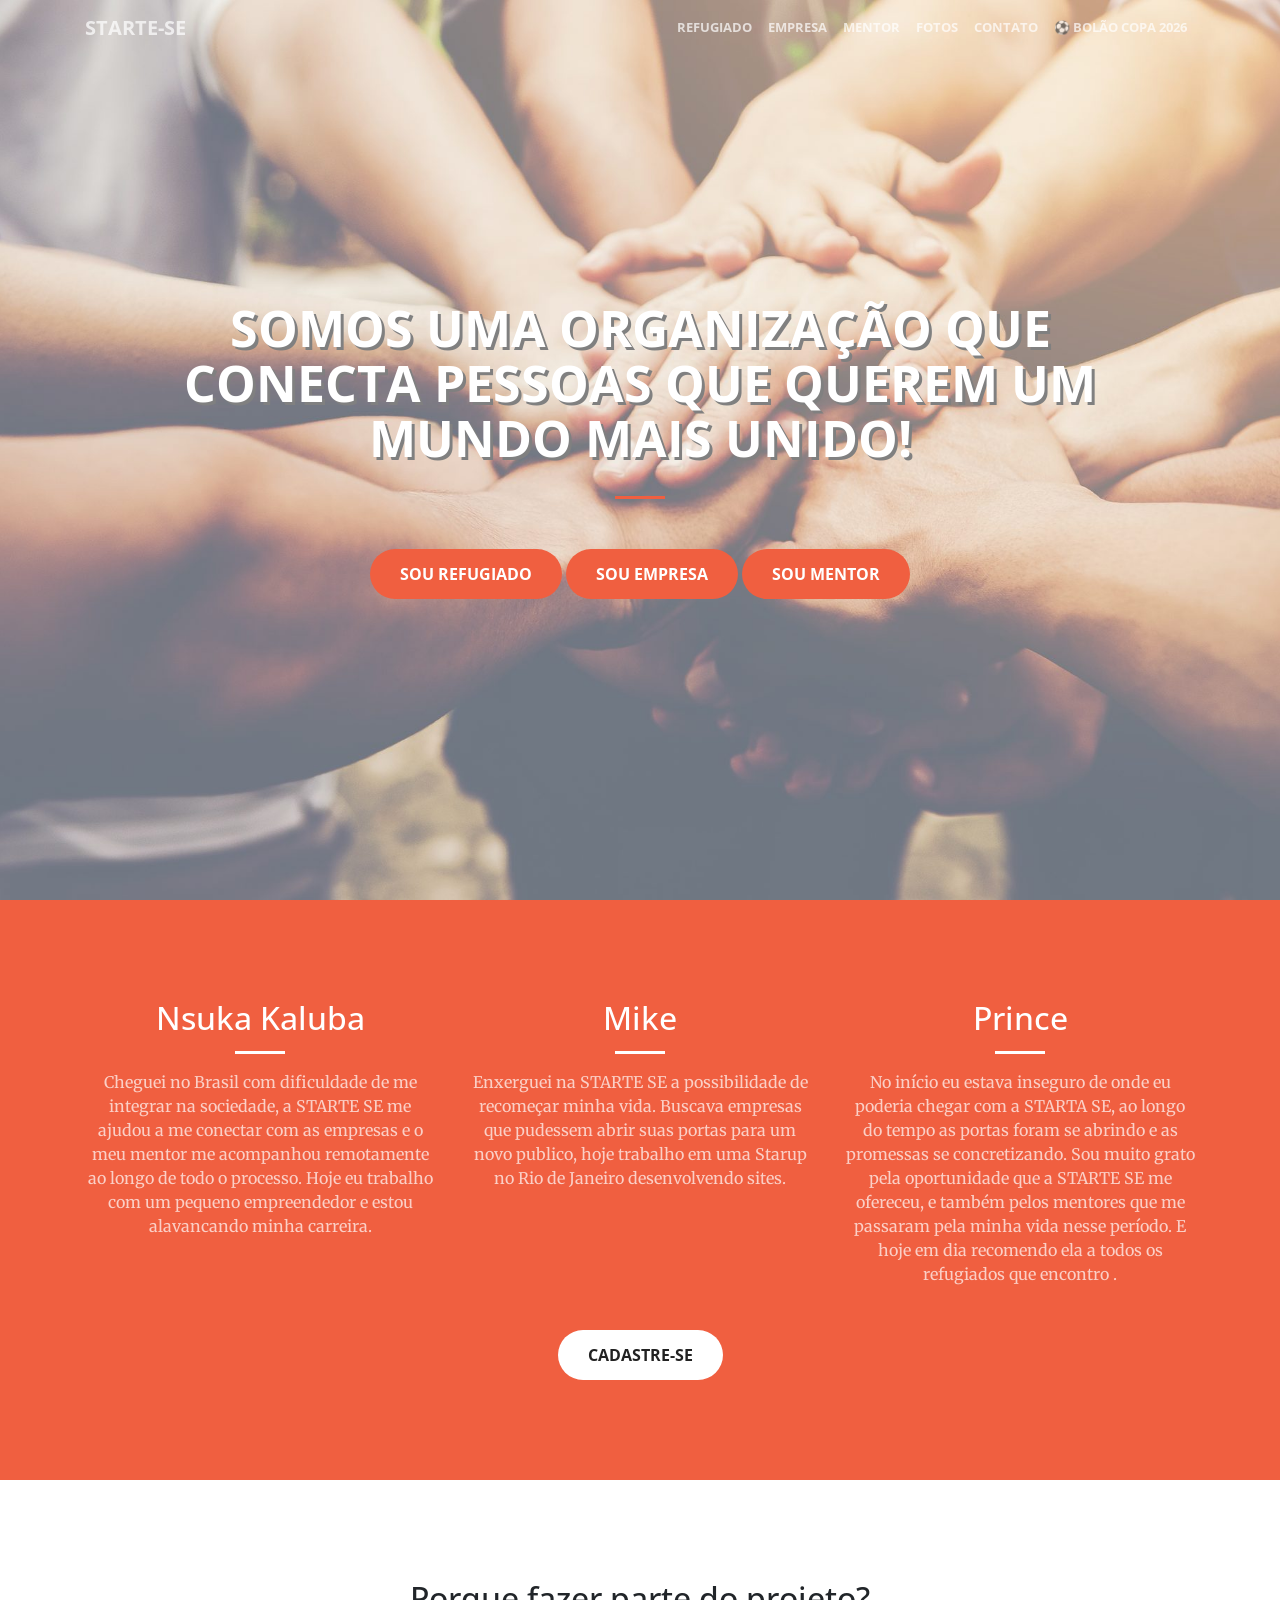
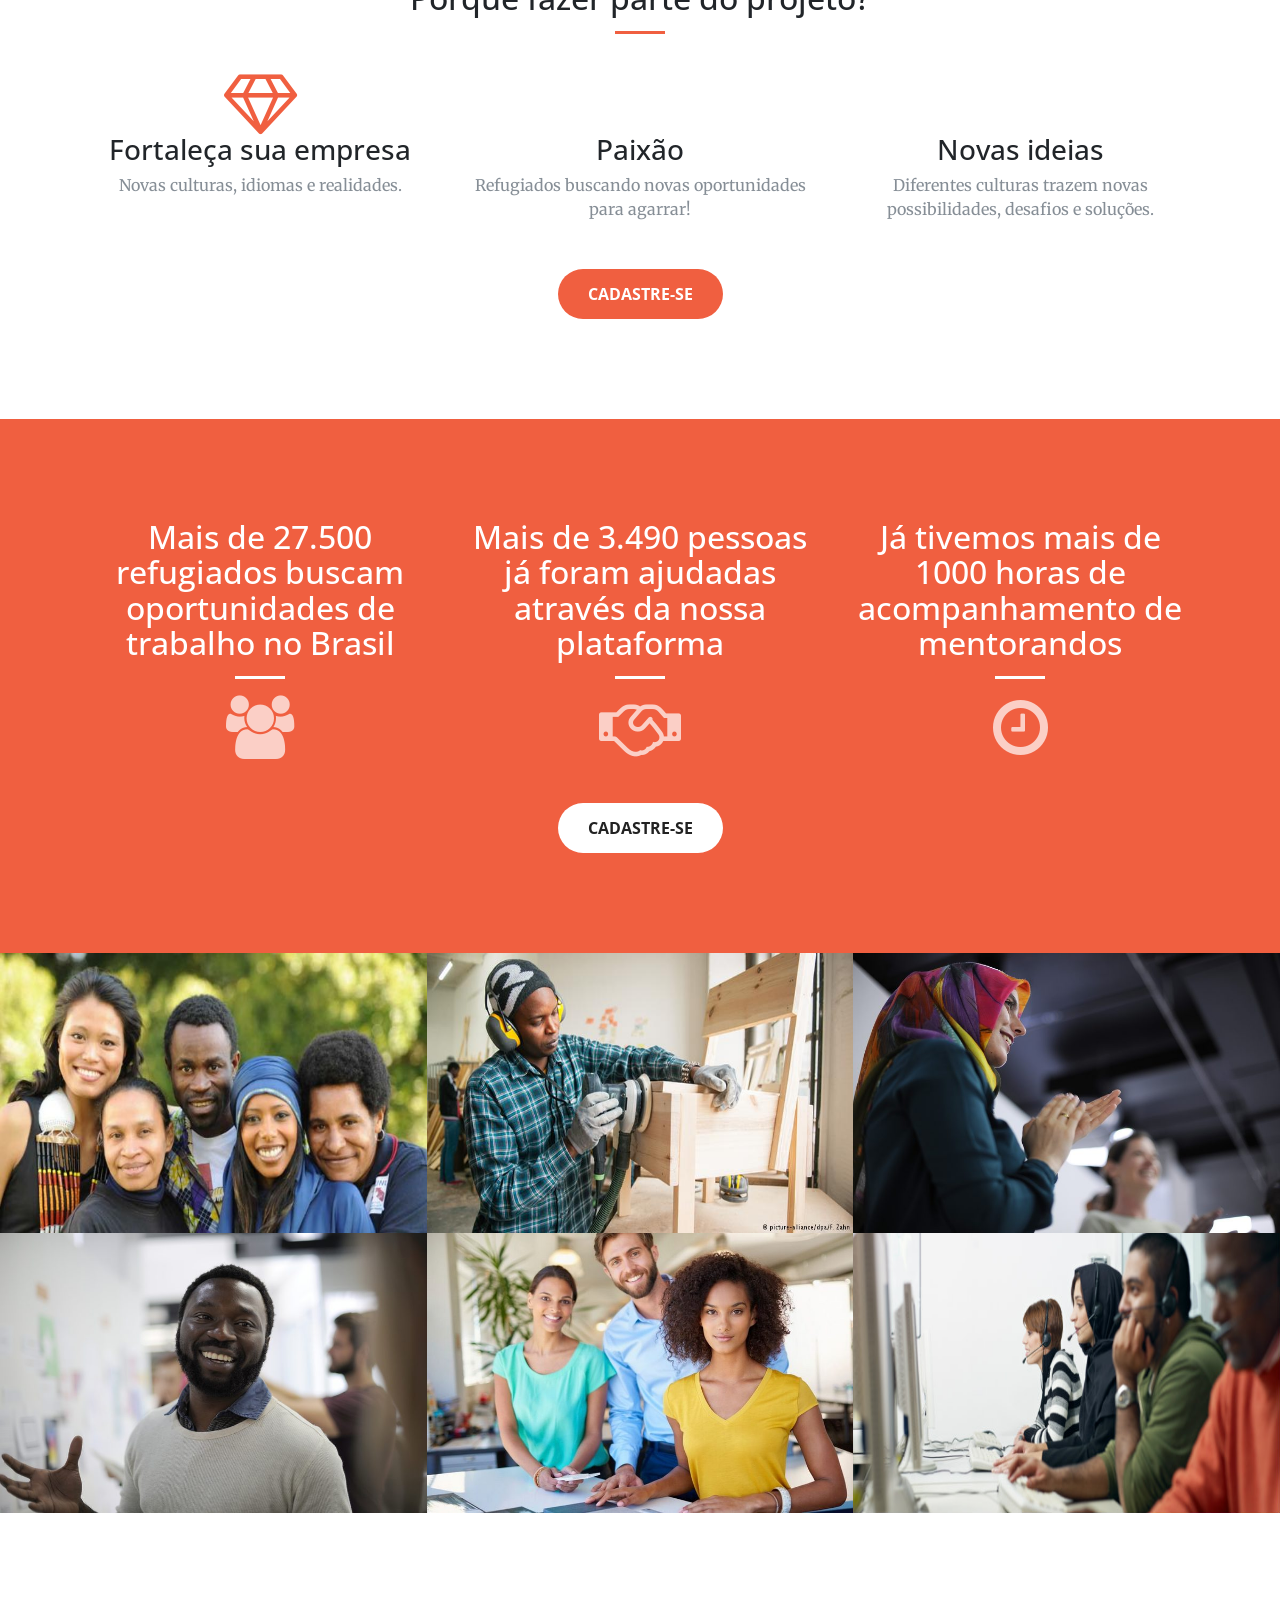
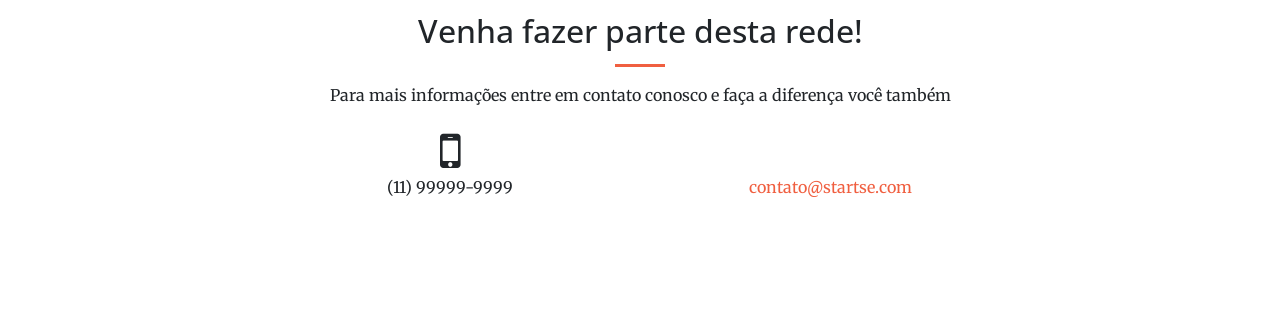
<file: index.html>
<!DOCTYPE html>
<html lang="pt-br">

<head>

    <meta charset="utf-8">
    <meta name="viewport" content="width=device-width, initial-scale=1, shrink-to-fit=no">

    <title>Creative - Mastertech Theme</title>

    <!-- Bootstrap core CSS -->
    <link href="vendor/bootstrap/css/bootstrap.min.css" rel="stylesheet">

    <!-- Importa as fontes para este projeto-->
    <link href="vendor/font-awesome/css/font-awesome.min.css" rel="stylesheet" type="text/css">
    <link href="https://fonts.googleapis.com/css?family=Open+Sans:300,400,600,700&display=swap" rel="stylesheet" type="text/css">
    <link href="https://fonts.googleapis.com/css?family=Merriweather:300,400,700&display=swap" rel="stylesheet" type="text/css">

    <!-- Plugin CSS -->
    <link href="vendor/magnific-popup/magnific-popup.css" rel="stylesheet">

    <!-- Importa o CSS utilizado neste projeto -->
    <link href="css/style.css" rel="stylesheet">

</head>

<body id="page-top">

    <!-- Navegação -->
    <nav class="navbar navbar-expand-lg navbar-light fixed-top" id="mainNav">
        <div class="container">
            <a class="navbar-brand js-scroll-trigger" href="#page-top">Starte-se</a>
            <button class="navbar-toggler navbar-toggler-right" type="button" data-toggle="collapse" data-target="#navbarResponsive" aria-controls="navbarResponsive" aria-expanded="false" aria-label="Toggle navigation">
          <span class="navbar-toggler-icon"></span>
        </button>
            <div class="collapse navbar-collapse" id="navbarResponsive">
                <ul class="navbar-nav ml-auto">
                    <li class="nav-item">
                        <a class="nav-link js-scroll-trigger" href="#about">Refugiado</a>
                    </li>
                    <li class="nav-item">
                        <a class="nav-link js-scroll-trigger" href="#services">Empresa</a>
                    </li>
                    <li class="nav-item">
                        <a class="nav-link js-scroll-trigger" href="#data">Mentor  </a>
                    </li>
                    <li class="nav-item">
                        <a class="nav-link js-scroll-trigger" href="#portfolio">Fotos</a>
                    </li>
                    <li class="nav-item">
                        <a class="nav-link js-scroll-trigger" href="#contact">Contato</a>
                    </li>
                    <li class="nav-item">
                        <a class="nav-link" href="bolao/index.html">⚽ Bolão Copa 2026</a>
                    </li>
                </ul>
            </div>
        </div>
    </nav>

    <header class="masthead">
        <div class="header-content">
            <div class="header-content-inner">
                <h1 id="homeHeading">Somos uma organização que conecta pessoas que querem um mundo mais unido!</h1>
                <hr>
                <p class="header-text"></p>
                <a class="btn btn-primary btn-xl js-scroll-trigger" href="#about">Sou Refugiado</a>
                <a class="btn btn-primary btn-xl js-scroll-trigger" href="#services">Sou Empresa</a>
                <a class="btn btn-primary btn-xl js-scroll-trigger" href="#data">Sou Mentor</a>
            </div>
        </div>
    </header>

    <section class="bg-primary" id="about">
        <div class="container">
            <div class="row">
                <div class="col-lg-4 mx-auto text-center">
                    <h2 class="section-heading text-white">Nsuka Kaluba</h2>
                    <hr class="light">
                    <p class="text-faded">Cheguei no Brasil com dificuldade de me integrar na sociedade, a STARTE SE me ajudou a me conectar com as empresas e o meu mentor me acompanhou remotamente ao longo de todo o processo. Hoje eu trabalho com um pequeno empreendedor e estou alavancando minha carreira.
</p>
                </div>
                <div class="col-lg-4 mx-auto text-center">
                    <h2 class="section-heading text-white">Mike</h2>
                    <hr class="light">
                    <p class="text-faded">Enxerguei na STARTE SE a possibilidade de recomeçar minha vida. Buscava empresas que pudessem abrir suas portas para um novo publico, hoje trabalho em uma Starup no Rio de Janeiro desenvolvendo sites.
</p>
                    <br/>
                    <br/>
                    <br/>
                    <br/>
                    <br/>

                    <a class="btn btn-default btn-xl js-scroll-trigger" href="#">Cadastre-se</a>
                </div>
                <div class="col-lg-4 mx-auto text-center">
                    <h2 class="section-heading text-white">Prince</h2>
                    <hr class="light">
                    <p class="text-faded">No início eu estava inseguro de onde eu poderia chegar com a STARTA SE, ao longo do tempo as portas foram se abrindo e as promessas se concretizando. Sou muito grato pela oportunidade que a STARTE SE me ofereceu, e também pelos mentores que me passaram pela minha vida nesse período. E hoje em dia recomendo ela a todos os refugiados que encontro .</p>
                </div>
            </div>
        </div>
    </section>

    <section id="services">
        <div class="container">
            <div class="row">
                <div class="col-lg-12 text-center">
                    <h2 class="section-heading">Porque fazer parte do projeto?</h2>
                    <hr class="primary">
                </div>
            </div>
        </div>
        <div class="container">
            <div class="row">
                <div class="col-lg-4 col-md-6 text-center">
                    <div class="service-box">
                        <i class="fa fa-4x fa-diamond text-primary sr-icons"></i>
                        <h3>Fortaleça sua empresa</h3>
                        <p class="text-muted">Novas culturas, idiomas e realidades.</p>
                    </div>
                </div>
                <div class="col-lg-4 col-md-6 text-center">
                    <div class="service-box">
                        <i class="fa fa-4x fa-heart text-primary sr-icons"></i>
                        <h3>Paixão</h3>
                        <p class="text-muted">Refugiados buscando novas oportunidades para agarrar!</p>
                        <br/>
                        <br/>
                        <a class="btn btn-primary btn-xl js-scroll-trigger" href="#">Cadastre-se</a>
                    </div>
                </div>
                <div class="col-lg-4 col-md-6 text-center">
                    <div class="service-box">
                        <i class="fa fa-4x fa-paper-plane text-primary sr-icons"></i>
                        <h3>Novas ideias</h3>
                        <p class="text-muted">Diferentes culturas trazem novas possibilidades, desafios e soluções.</p>
                    </div>
                </div>
            </div>
        </div>
    </section>

    <section class="bg-primary" id="data">
        <div class="container">
            <div class="row">
                <div class="col-lg-4 mx-auto text-center">
                    <h2 class="section-heading text-white">Mais de 27.500 refugiados buscam oportunidades de trabalho no Brasil</h2>
                    <hr class="light">
                    <p class="text-faded"><i class="fa fa-users fa-4x" aria-hidden="true"></i></p>
                </div>
                <div class="col-lg-4 mx-auto text-center">
                    <h2 class="section-heading text-white">Mais de 3.490 pessoas já foram ajudadas através da nossa plataforma</h2>
                    <hr class="light">
                    <p class="text-faded"><i class="fa fa-handshake-o fa-4x" aria-hidden="true"></i></p>
                    <br/>
                    <a class="btn btn-default btn-xl js-scroll-trigger" href="#">Cadastre-se</a>
                </div>
                <div class="col-lg-4 mx-auto text-center">
                    <h2 class="section-heading text-white">Já tivemos mais de 1000 horas de acompanhamento de mentorandos</h2>
                    <hr class="light">
                    <p class="text-faded"><i class="fa fa-clock-o fa-4x" aria-hidden="true"></i></p>
                </div>
            </div>
        </div>
    </section>

    <section class="p-0" id="portfolio">
        <div class="container-fluid">
            <div class="row no-gutter popup-gallery">
                <div class="col-lg-4 col-sm-6">
                    <a class="portfolio-box" href="img/portfolio/fullsize/1.jpg">
                        <img class="img-fluid testimunials" loading="lazy" decoding="async" width="800" height="533" src="img/portfolio/thumbnails/1.jpg" alt="">
                        <div class="portfolio-box-caption">
                            <div class="portfolio-box-caption-content">
                                <div class="project-category text-faded">
                                    Família Rasperg 
                                </div>
                            </div>
                        </div>
                    </a>
                </div>
                <div class="col-lg-4 col-sm-6">
                    <a class="portfolio-box" href="img/portfolio/fullsize/2.jpg">
                        <img class="img-fluid testimunials" loading="lazy" decoding="async" width="800" height="533" src="img/portfolio/thumbnails/2.jpg" alt="">
                        <div class="portfolio-box-caption">
                            <div class="portfolio-box-caption-content">
                                <div class="project-category text-faded">
                                    Martins Martines
                                </div>
                            </div>
                        </div>
                    </a>
                </div>
                <div class="col-lg-4 col-sm-6">
                    <a class="portfolio-box" href="img/portfolio/fullsize/3.jpg">
                        <img class="img-fluid testimunials" loading="lazy" decoding="async" width="800" height="533" src="img/portfolio/thumbnails/3.jpg" alt="">
                        <div class="portfolio-box-caption">
                            <div class="portfolio-box-caption-content">
                                <div class="project-category text-faded">
                                    Miguel Solomon
                                </div>
                            </div>
                        </div>
                    </a>
                </div>
                <div class="col-lg-4 col-sm-6">
                    <a class="portfolio-box" href="img/portfolio/fullsize/4.jpg">
                        <img class="img-fluid testimunials" loading="lazy" decoding="async" width="800" height="533" src="img/portfolio/thumbnails/4.jpg" alt="">
                        <div class="portfolio-box-caption">
                            <div class="portfolio-box-caption-content">
                                <div class="project-category text-faded">
                                    Daniel Kasinsky
                                </div>
                            </div>
                        </div>
                    </a>
                </div>
                <div class="col-lg-4 col-sm-6">
                    <a class="portfolio-box" href="img/portfolio/fullsize/5.jpg">
                        <img class="img-fluid testimunials" loading="lazy" decoding="async" width="800" height="533" src="img/portfolio/thumbnails/5.jpg" alt="">
                        <div class="portfolio-box-caption">
                            <div class="portfolio-box-caption-content">
                                <div class="project-category text-faded">
                                    Michel Diggins
                                </div>
                            </div>
                        </div>
                    </a>
                </div>
                <div class="col-lg-4 col-sm-6">
                    <a class="portfolio-box" href="img/portfolio/fullsize/6.jpg">
                        <img class="img-fluid testimunials" loading="lazy" decoding="async" width="800" height="533" src="img/portfolio/thumbnails/6.jpg" alt="">
                        <div class="portfolio-box-caption">
                            <div class="portfolio-box-caption-content">
                                <div class="project-category text-faded">
                                    Jhon Jhones
                                </div>
                            </div>
                        </div>
                    </a>
                </div>
            </div>
        </div>
    </section>

    <section id="contact">
        <div class="container">
            <div class="row">
                <div class="col-lg-8 mx-auto text-center">
                    <h2 class="section-heading">Venha fazer parte desta rede!</h2>
                    <hr class="primary">
                    <p>Para mais informações entre em contato conosco e faça a diferença você também</p>
                </div>
            </div>
            <div class="row">
                <div class="col-lg-4 ml-auto text-center">
                    <i class="fa fa-mobile fa-3x sr-contact"></i>
                    <p>(11) 99999-9999</p>
                </div>
                <div class="col-lg-4 mr-auto text-center">
                    <i class="fa fa-envelope-o fa-3x sr-contact"></i>
                    <p>
                        <a href="mailto:contato@startse.com">contato@startse.com</a>
                    </p>
                </div>
            </div>
        </div>
    </section>

    <!-- Bootstrap core JavaScript -->
    <script defer src="vendor/jquery/jquery.min.js"></script>
    <script defer src="vendor/popper/popper.min.js"></script>
    <script defer src="vendor/bootstrap/js/bootstrap.min.js"></script>

    <!-- Plugin JavaScript -->
    <script defer src="vendor/jquery-easing/jquery.easing.min.js"></script>
    <script defer src="vendor/scrollreveal/scrollreveal.min.js"></script>
    <script defer src="vendor/magnific-popup/jquery.magnific-popup.min.js"></script>

    <!-- Custom scripts for this template -->
    <script defer src="js/creative.min.js"></script>

    <!-- Importa o Javascript utilizado neste projeto -->
    <script defer src="js/script.js"></script>

</body>

</html>
</file>
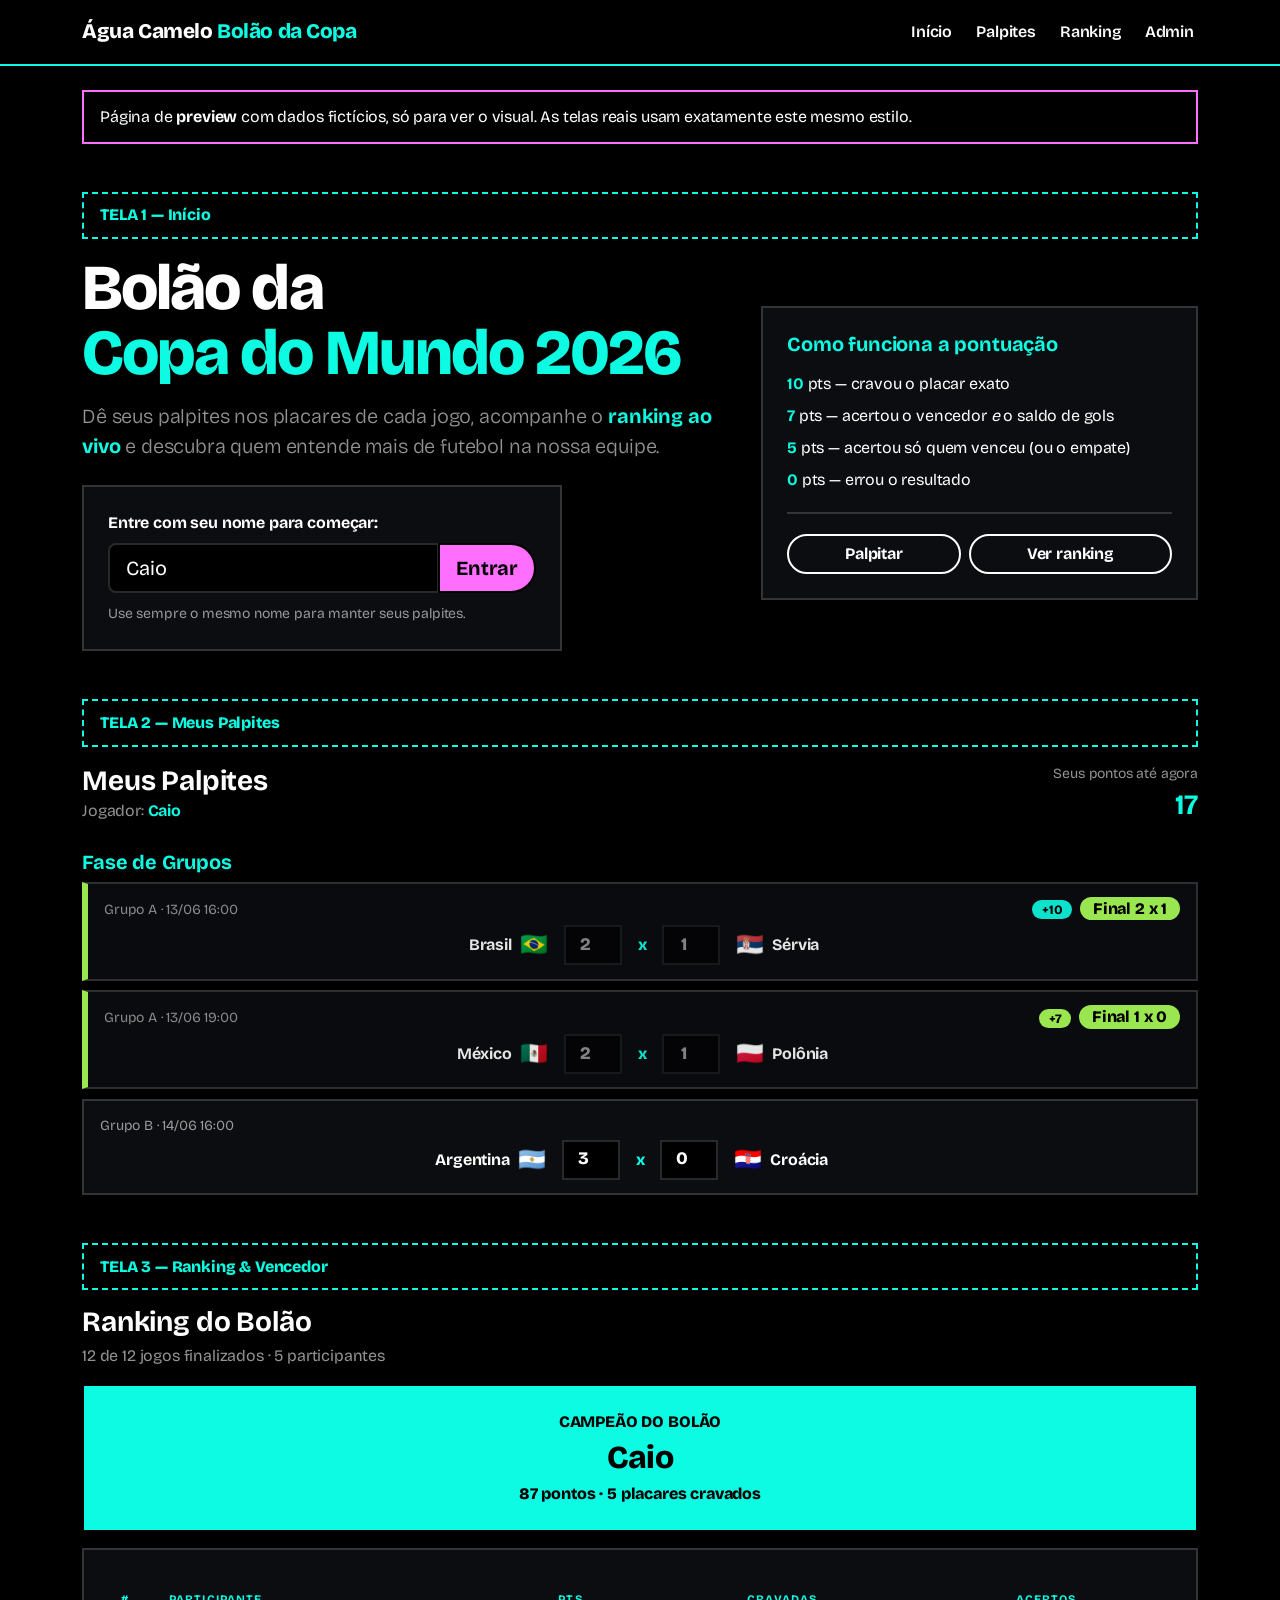
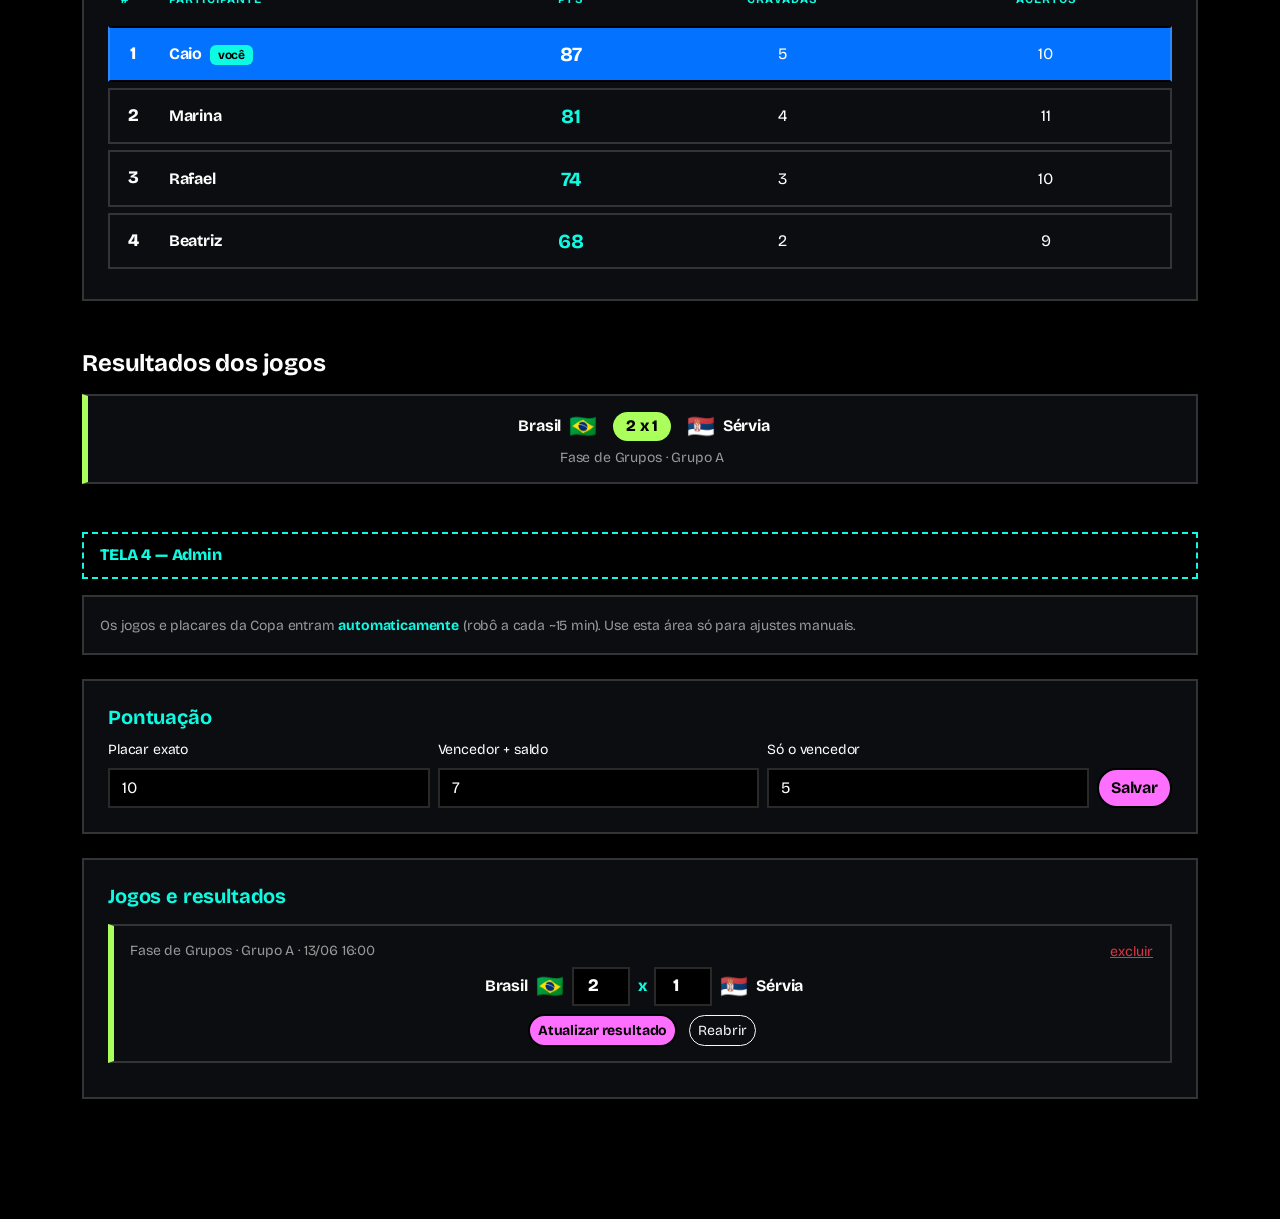
<file: bolao/preview.html>
<!DOCTYPE html>
<html lang="pt-br">
<head>
  <meta charset="utf-8">
  <meta name="viewport" content="width=device-width, initial-scale=1">
  <title>Preview · Bolão Água Camelo</title>
  <link href="https://cdn.jsdelivr.net/npm/bootstrap@5.3.3/dist/css/bootstrap.min.css" rel="stylesheet">
  <!-- usa o CSS real da marca -->
  <link href="css/bolao.css" rel="stylesheet">
  <style>
    .screen-label{border:2px dashed var(--accent);color:var(--accent);padding:.6rem 1rem;margin:3rem 0 1rem;font-weight:800;letter-spacing:-.01em}
    .preview-note{border:2px solid var(--accent-2);padding:.8rem 1rem}
  </style>
</head>
<body>

  <nav class="bolao-nav py-3">
    <div class="container d-flex align-items-center justify-content-between">
      <a class="brand" href="#">Água Camelo <span>Bolão da Copa</span></a>
      <div class="d-flex gap-3">
        <a class="nav-link" href="#t1">Início</a>
        <a class="nav-link" href="#t2">Palpites</a>
        <a class="nav-link" href="#t3">Ranking</a>
        <a class="nav-link" href="#t4">Admin</a>
      </div>
    </div>
  </nav>

  <main class="container py-4">
    <div class="preview-note mb-2">
      Página de <strong>preview</strong> com dados fictícios, só para ver o visual.
      As telas reais usam exatamente este mesmo estilo.
    </div>

    <!-- TELA 1 -->
    <div class="screen-label" id="t1">TELA 1 — Início</div>
    <div class="row align-items-center g-5">
      <div class="col-lg-7">
        <h1 class="hero-title mb-3">Bolão da<br><span>Copa do Mundo 2026</span></h1>
        <p class="lead muted mb-4">Dê seus palpites nos placares de cada jogo, acompanhe o
          <span class="text-amarelo fw-bold">ranking ao vivo</span> e descubra quem entende
          mais de futebol na nossa equipe.</p>
        <div class="card-glass p-4" style="max-width:480px">
          <label class="form-label fw-bold">Entre com seu nome para começar:</label>
          <div class="input-group input-group-lg mb-2">
            <input type="text" class="form-control" placeholder="Ex.: João Silva" value="Caio">
            <button class="btn btn-copa">Entrar</button>
          </div>
          <small class="muted">Use sempre o mesmo nome para manter seus palpites.</small>
        </div>
      </div>
      <div class="col-lg-5">
        <div class="card-glass p-4">
          <h5 class="text-amarelo fw-bold mb-3">Como funciona a pontuação</h5>
          <ul class="list-unstyled mb-0">
            <li class="mb-2"><strong class="text-amarelo">10</strong> pts — cravou o placar exato</li>
            <li class="mb-2"><strong class="text-amarelo">7</strong> pts — acertou o vencedor <em>e</em> o saldo de gols</li>
            <li class="mb-2"><strong class="text-amarelo">5</strong> pts — acertou só quem venceu (ou o empate)</li>
            <li class="mb-2"><strong class="text-amarelo">0</strong> pts — errou o resultado</li>
          </ul>
          <div class="divider"></div>
          <div class="d-flex gap-2">
            <a href="#t2" class="btn btn-outline-copa flex-fill">Palpitar</a>
            <a href="#t3" class="btn btn-outline-copa flex-fill">Ver ranking</a>
          </div>
        </div>
      </div>
    </div>

    <!-- TELA 2 -->
    <div class="screen-label" id="t2">TELA 2 — Meus Palpites</div>
    <div class="d-flex flex-wrap align-items-center justify-content-between mb-3 gap-2">
      <div>
        <h3 class="fw-bold mb-0">Meus Palpites</h3>
        <span class="muted">Jogador: <strong class="text-amarelo">Caio</strong></span>
      </div>
      <div class="text-end">
        <div class="muted small">Seus pontos até agora</div>
        <div class="fw-bold fs-3 text-amarelo">17</div>
      </div>
    </div>
    <h5 class="text-amarelo fw-bold mt-4 mb-2">Fase de Grupos</h5>

    <div class="match-card finished locked">
      <div class="d-flex justify-content-between align-items-center mb-1">
        <small class="muted">Grupo A · 13/06 16:00</small>
        <div><span class="pts-pill pts-10">+10</span><span class="result-pill ms-2">Final 2 x 1</span></div>
      </div>
      <div class="d-flex align-items-center justify-content-center gap-2 gap-md-3 flex-wrap">
        <div class="team justify-content-end" style="flex:1"><span class="text-truncate">Brasil</span><span class="flag">🇧🇷</span></div>
        <input type="number" class="score-input" value="2" disabled><span class="vs">x</span><input type="number" class="score-input" value="1" disabled>
        <div class="team" style="flex:1"><span class="flag">🇷🇸</span><span class="text-truncate">Sérvia</span></div>
      </div>
    </div>
    <div class="match-card finished locked">
      <div class="d-flex justify-content-between align-items-center mb-1">
        <small class="muted">Grupo A · 13/06 19:00</small>
        <div><span class="pts-pill pts-mid">+7</span><span class="result-pill ms-2">Final 1 x 0</span></div>
      </div>
      <div class="d-flex align-items-center justify-content-center gap-2 gap-md-3 flex-wrap">
        <div class="team justify-content-end" style="flex:1"><span class="text-truncate">México</span><span class="flag">🇲🇽</span></div>
        <input type="number" class="score-input" value="2" disabled><span class="vs">x</span><input type="number" class="score-input" value="1" disabled>
        <div class="team" style="flex:1"><span class="flag">🇵🇱</span><span class="text-truncate">Polônia</span></div>
      </div>
    </div>
    <div class="match-card">
      <div class="d-flex justify-content-between align-items-center mb-1"><small class="muted">Grupo B · 14/06 16:00</small></div>
      <div class="d-flex align-items-center justify-content-center gap-2 gap-md-3 flex-wrap">
        <div class="team justify-content-end" style="flex:1"><span class="text-truncate">Argentina</span><span class="flag">🇦🇷</span></div>
        <input type="number" class="score-input" value="3"><span class="vs">x</span><input type="number" class="score-input" value="0">
        <div class="team" style="flex:1"><span class="flag">🇭🇷</span><span class="text-truncate">Croácia</span></div>
      </div>
    </div>

    <!-- TELA 3 -->
    <div class="screen-label" id="t3">TELA 3 — Ranking &amp; Vencedor</div>
    <h3 class="fw-bold mb-1">Ranking do Bolão</h3>
    <p class="muted">12 de 12 jogos finalizados · 5 participantes</p>
    <div class="winner-banner mt-3">
      <div>CAMPEÃO DO BOLÃO</div>
      <div class="who">Caio</div>
      <div>87 pontos · 5 placares cravados</div>
    </div>
    <div class="card-glass p-3 p-md-4 mt-3">
      <table class="rank-table">
        <thead><tr><th>#</th><th>Participante</th><th class="text-center">Pts</th>
          <th class="text-center d-none d-sm-table-cell">Cravadas</th>
          <th class="text-center d-none d-sm-table-cell">Acertos</th></tr></thead>
        <tbody>
          <tr class="rank-row rank-1"><td class="rank-pos">1</td><td class="fw-bold">Caio <span class="badge bg-warning text-dark ms-1">você</span></td><td class="text-center fw-bold text-amarelo fs-5">87</td><td class="text-center d-none d-sm-table-cell">5</td><td class="text-center d-none d-sm-table-cell">10</td></tr>
          <tr class="rank-row"><td class="rank-pos">2</td><td class="fw-bold">Marina</td><td class="text-center fw-bold text-amarelo fs-5">81</td><td class="text-center d-none d-sm-table-cell">4</td><td class="text-center d-none d-sm-table-cell">11</td></tr>
          <tr class="rank-row"><td class="rank-pos">3</td><td class="fw-bold">Rafael</td><td class="text-center fw-bold text-amarelo fs-5">74</td><td class="text-center d-none d-sm-table-cell">3</td><td class="text-center d-none d-sm-table-cell">10</td></tr>
          <tr class="rank-row"><td class="rank-pos">4</td><td class="fw-bold">Beatriz</td><td class="text-center fw-bold text-amarelo fs-5">68</td><td class="text-center d-none d-sm-table-cell">2</td><td class="text-center d-none d-sm-table-cell">9</td></tr>
        </tbody>
      </table>
    </div>
    <h4 class="fw-bold mt-5 mb-3">Resultados dos jogos</h4>
    <div class="match-card finished">
      <div class="d-flex align-items-center justify-content-center gap-2 gap-md-3 flex-wrap">
        <div class="team justify-content-end" style="flex:1"><span class="text-truncate">Brasil</span><span class="flag">🇧🇷</span></div>
        <span class="result-pill">2 x 1</span>
        <div class="team" style="flex:1"><span class="flag">🇷🇸</span><span class="text-truncate">Sérvia</span></div>
      </div>
      <div class="text-center small muted mt-1">Fase de Grupos · Grupo A</div>
    </div>

    <!-- TELA 4 -->
    <div class="screen-label" id="t4">TELA 4 — Admin</div>
    <div class="card-glass p-3 mb-4">
      <span class="muted small">Os jogos e placares da Copa entram
      <span class="text-amarelo fw-bold">automaticamente</span> (robô a cada ~15 min).
      Use esta área só para ajustes manuais.</span>
    </div>
    <section class="card-glass p-4 mb-4">
      <h5 class="text-amarelo fw-bold">Pontuação</h5>
      <div class="row g-2 align-items-end">
        <div class="col"><label class="form-label small">Placar exato</label><input type="number" class="form-control" value="10"></div>
        <div class="col"><label class="form-label small">Vencedor + saldo</label><input type="number" class="form-control" value="7"></div>
        <div class="col"><label class="form-label small">Só o vencedor</label><input type="number" class="form-control" value="5"></div>
        <div class="col-auto"><button class="btn btn-copa">Salvar</button></div>
      </div>
    </section>
    <section class="card-glass p-4">
      <h5 class="text-amarelo fw-bold mb-3">Jogos e resultados</h5>
      <div class="match-card finished">
        <div class="d-flex justify-content-between mb-1">
          <small class="muted">Fase de Grupos · Grupo A · 13/06 16:00</small>
          <button class="btn btn-sm btn-link text-danger p-0">excluir</button>
        </div>
        <div class="d-flex align-items-center justify-content-center gap-2 flex-wrap">
          <div class="team justify-content-end" style="flex:1"><span class="text-truncate">Brasil</span><span class="flag">🇧🇷</span></div>
          <input type="number" class="score-input" value="2"><span class="vs">x</span><input type="number" class="score-input" value="1">
          <div class="team" style="flex:1"><span class="flag">🇷🇸</span><span class="text-truncate">Sérvia</span></div>
        </div>
        <div class="text-center mt-2">
          <button class="btn btn-sm btn-copa">Atualizar resultado</button>
          <button class="btn btn-sm btn-outline-light ms-2">Reabrir</button>
        </div>
      </div>
    </section>
    <div class="py-5"></div>
  </main>
</body>
</html>
</file>
<file: css/style.css>
/*!
 * Mastertech - Creative
 * Insira seu código entre os comentários localizados no fim desta pagina ou/e
 * Edite o código do layout original
 */


/* Edite o código abaixo para mudar as opções do layout original */

body,
html {
    width: 100%;
    height: 100%;
}

body {
    font-family: 'Merriweather', 'Helvetica Neue', Arial, sans-serif;
}

hr {
    max-width: 50px;
    border-width: 3px;
    border-color: #F05F40;
}

hr.light {
    border-color: white;
}

a {
    color: #F05F40;
    -webkit-transition: all 0.2s;
    -moz-transition: all 0.2s;
    transition: all 0.2s;
}

a:focus,
a:hover {
    color: #f05f40;
}

h1,
h2,
h3,
h4,
h5,
h6 {
    font-family: 'Open Sans', 'Helvetica Neue', Arial, sans-serif;
}

p {
    font-size: 16px;
    line-height: 1.5;
    margin-bottom: 20px;
}

.bg-primary {
    background-color: #F05F40 !important;
}

.bg-dark {
    color: white;
    background-color: #222222 !important;
}

.text-faded {
    color: rgba(255, 255, 255, 0.7);
}

section {
    padding: 100px 0;
}

.section-heading {
    margin-top: 0;
}

::-moz-selection {
    color: white;
    background: #222222;
    text-shadow: none;
}

::selection {
    color: white;
    background: #222222;
    text-shadow: none;
}

img::selection {
    color: white;
    background: transparent;
}

img::-moz-selection {
    color: white;
    background: transparent;
}

body {
    -webkit-tap-highlight-color: #222222;
}

#mainNav {
    border-color: rgba(34, 34, 34, 0.05);
    background-color: white;
    font-family: 'Open Sans', 'Helvetica Neue', Arial, sans-serif;
    -webkit-transition: all 0.2s;
    -moz-transition: all 0.2s;
    transition: all 0.2s;
}

#mainNav .navbar-brand {
    font-weight: 700;
    text-transform: uppercase;
    color: #F05F40;
    font-family: 'Open Sans', 'Helvetica Neue', Arial, sans-serif;
}

#mainNav .navbar-brand:focus,
#mainNav .navbar-brand:hover {
    color: #f05f40;
}

#mainNav .navbar-toggle {
    font-size: 12px;
    font-weight: 700;
    text-transform: uppercase;
    color: #222222;
}

#mainNav .navbar-nav>li.nav-item>a.nav-link:focus,
#mainNav .navbar-nav>li.nav-item>a.nav-link {
    font-size: 13px;
    font-weight: 700;
    text-transform: uppercase;
    color: #222222;
}

#mainNav .navbar-nav>li.nav-item>a.nav-link:focus:hover,
#mainNav .navbar-nav>li.nav-item>a.nav-link:hover {
    color: #F05F40;
}

#mainNav .navbar-nav>li.nav-item>a.nav-link:focus.active,
#mainNav .navbar-nav>li.nav-item>a.nav-link.active {
    color: #F05F40 !important;
    background-color: transparent;
}

#mainNav .navbar-nav>li.nav-item>a.nav-link:focus.active:hover,
#mainNav .navbar-nav>li.nav-item>a.nav-link.active:hover {
    background-color: transparent;
}

@media (min-width: 992px) {
    #mainNav {
        border-color: rgba(255, 255, 255, 0.3);
        background-color: transparent;
    }
    #mainNav .navbar-brand {
        color: rgba(255, 255, 255, 0.7);
    }
    #mainNav .navbar-brand:focus,
    #mainNav .navbar-brand:hover {
        color: white;
    }
    #mainNav .navbar-nav>li.nav-item>a.nav-link,
    #mainNav .navbar-nav>li.nav-item>a.nav-link:focus {
        color: rgba(255, 255, 255, 0.7);
    }
    #mainNav .navbar-nav>li.nav-item>a.nav-link:hover,
    #mainNav .navbar-nav>li.nav-item>a.nav-link:focus:hover {
        color: white;
    }
    #mainNav.navbar-shrink {
        border-color: rgba(34, 34, 34, 0.05);
        background-color: white;
    }
    #mainNav.navbar-shrink .navbar-brand {
        font-size: 16px;
        color: #F05F40;
    }
    #mainNav.navbar-shrink .navbar-brand:focus,
    #mainNav.navbar-shrink .navbar-brand:hover {
        color: #f05f40;
    }
    #mainNav.navbar-shrink .navbar-nav>li.nav-item>a.nav-link,
    #mainNav.navbar-shrink .navbar-nav>li.nav-item>a.nav-link:focus {
        color: #222222;
    }
    #mainNav.navbar-shrink .navbar-nav>li.nav-item>a.nav-link:hover,
    #mainNav.navbar-shrink .navbar-nav>li.nav-item>a.nav-link:focus:hover {
        color: #F05F40;
    }
}

.testimunials {
    height: 280px;
    width: 100%;
}

header.masthead {
    position: relative;
    width: 100%;
    min-height: auto;
    text-align: center;
    color: white;
    /* mobile-first: o celular baixa e decodifica apenas a versao pequena (960x640).
       A versao 1920x1280 entra so a partir de 768px (ver media query abaixo). */
    background-image: url("../img/background3-mobile.jpg");
    background-position: center;
    -webkit-background-size: cover;
    -moz-background-size: cover;
    -o-background-size: cover;
    background-size: cover;
}

header.masthead .header-content {
    position: relative;
    width: 100%;
    padding: 150px 15px 100px;
    text-align: center;
}

header.masthead .header-content .header-content-inner h1 {
    font-size: 30px;
    font-weight: 700;
    margin-top: 0;
    margin-bottom: 0;
    text-transform: uppercase;
}

header.masthead .header-content .header-content-inner hr {
    margin: 30px auto;
}

header.masthead .header-content .header-content-inner p {
    font-family: 'Open Sans', 'Helvetica Neue', Arial, sans-serif;
    font-size: 16px;
    font-weight: 700;
    margin-bottom: 50px;
    color: #F05F40;
    text-shadow: .5px .5px gray;
}

.header-text {
    color: black;
}

#homeHeading {
    text-shadow: 3px 3px gray;
}

@media (min-width: 768px) {
    header.masthead {
        height: 100%;
        min-height: 600px;
        background-image: url("../img/background3.jpg");
    }
    header.masthead .header-content {
        position: absolute;
        top: 50%;
        padding: 0 50px;
        -webkit-transform: translateY(-50%);
        -ms-transform: translateY(-50%);
        transform: translateY(-50%);
    }
    header.masthead .header-content .header-content-inner {
        max-width: 1000px;
        margin-right: auto;
        margin-left: auto;
    }
    header.masthead .header-content .header-content-inner h1 {
        font-size: 50px;
    }
    header.masthead .header-content .header-content-inner p {
        font-size: 18px;
        max-width: 80%;
        margin-right: auto;
        margin-left: auto;
    }
}

.service-box {
    max-width: 400px;
    margin: 50px auto 0;
}

@media (min-width: 992px) {
    .service-box {
        margin: 20px auto 0;
    }
}

.service-box p {
    margin-bottom: 0;
}

.portfolio-box {
    position: relative;
    display: block;
    max-width: 650px;
    margin: 0 auto;
}

.portfolio-box .portfolio-box-caption {
    position: absolute;
    bottom: 0;
    display: block;
    width: 100%;
    height: 100%;
    text-align: center;
    opacity: 0;
    color: white;
    background: rgba(240, 95, 64, 0.9);
    -webkit-transition: all 0.2s;
    -moz-transition: all 0.2s;
    transition: all 0.2s;
}

.portfolio-box .portfolio-box-caption .portfolio-box-caption-content {
    position: absolute;
    top: 50%;
    width: 100%;
    transform: translateY(-50%);
    text-align: center;
}

.portfolio-box .portfolio-box-caption .portfolio-box-caption-content .project-category,
.portfolio-box .portfolio-box-caption .portfolio-box-caption-content .project-name {
    padding: 0 15px;
    font-family: 'Open Sans', 'Helvetica Neue', Arial, sans-serif;
}

.portfolio-box .portfolio-box-caption .portfolio-box-caption-content .project-category {
    font-size: 14px;
    font-weight: 600;
    text-transform: uppercase;
}

.portfolio-box .portfolio-box-caption .portfolio-box-caption-content .project-name {
    font-size: 18px;
}

.portfolio-box:hover .portfolio-box-caption {
    opacity: 1;
}

.portfolio-box:focus {
    outline: none;
}

@media (min-width: 768px) {
    .portfolio-box .portfolio-box-caption .portfolio-box-caption-content .project-category {
        font-size: 16px;
    }
    .portfolio-box .portfolio-box-caption .portfolio-box-caption-content .project-name {
        font-size: 22px;
    }
}

.call-to-action {
    padding: 50px 0;
}

.call-to-action h2 {
    margin: 0 auto 20px;
}

.text-primary {
    color: #F05F40 !important;
}

.no-gutter>[class*='col-'] {
    padding-right: 0;
    padding-left: 0;
}

.btn-default {
    color: #222222;
    border-color: white;
    background-color: white;
}

.btn-default.focus,
.btn-default:focus {
    color: #222222;
    border-color: #bfbfbf;
    background-color: #e6e6e6;
}

.btn-default:hover {
    color: #222222;
    border-color: #e0e0e0;
    background-color: #e6e6e6;
}

.btn-default.active,
.btn-default:active,
.open>.btn-default.dropdown-toggle {
    color: #222222;
    border-color: #e0e0e0;
    background-color: #e6e6e6;
}

.btn-default.active.focus,
.btn-default.active:focus,
.btn-default.active:hover,
.btn-default:active.focus,
.btn-default:active:focus,
.btn-default:active:hover,
.open>.btn-default.dropdown-toggle.focus,
.open>.btn-default.dropdown-toggle:focus,
.open>.btn-default.dropdown-toggle:hover {
    color: #222222;
    border-color: #bfbfbf;
    background-color: #d4d4d4;
}

.btn-default.active,
.btn-default:active,
.open>.btn-default.dropdown-toggle {
    background-image: none;
}

.btn-default.disabled.focus,
.btn-default.disabled:focus,
.btn-default.disabled:hover,
.btn-default[disabled].focus,
.btn-default[disabled]:focus,
.btn-default[disabled]:hover,
fieldset[disabled] .btn-default.focus,
fieldset[disabled] .btn-default:focus,
fieldset[disabled] .btn-default:hover {
    border-color: white;
    background-color: white;
}

.btn-default .badge {
    color: white;
    background-color: #222222;
}

.btn-primary {
    color: white;
    border-color: #F05F40;
    background-color: #F05F40;
}

.btn-primary.focus,
.btn-primary:focus {
    color: white;
    border-color: #a4270d;
    background-color: #eb3812;
}

.btn-primary:hover {
    color: white;
    border-color: #e13612;
    background-color: #eb3812;
}

.btn-primary.active,
.btn-primary:active,
.open>.btn-primary.dropdown-toggle {
    color: white;
    border-color: #e13612;
    background-color: #eb3812;
}

.btn-primary.active.focus,
.btn-primary.active:focus,
.btn-primary.active:hover,
.btn-primary:active.focus,
.btn-primary:active:focus,
.btn-primary:active:hover,
.open>.btn-primary.dropdown-toggle.focus,
.open>.btn-primary.dropdown-toggle:focus,
.open>.btn-primary.dropdown-toggle:hover {
    color: white;
    border-color: #a4270d;
    background-color: #c93110;
}

.btn-primary.active,
.btn-primary:active,
.open>.btn-primary.dropdown-toggle {
    background-image: none;
}

.btn-primary.disabled.focus,
.btn-primary.disabled:focus,
.btn-primary.disabled:hover,
.btn-primary[disabled].focus,
.btn-primary[disabled]:focus,
.btn-primary[disabled]:hover,
fieldset[disabled] .btn-primary.focus,
fieldset[disabled] .btn-primary:focus,
fieldset[disabled] .btn-primary:hover {
    border-color: #F05F40;
    background-color: #F05F40;
}

.btn-primary .badge {
    color: #F05F40;
    background-color: white;
}

.btn {
    font-weight: 700;
    text-transform: uppercase;
    border: none;
    border-radius: 300px;
    font-family: 'Open Sans', 'Helvetica Neue', Arial, sans-serif;
}

.btn-xl {
    padding: 15px 30px;
}


/* Inicio do meu CSS */


/* Fim do meu CSS */
</file>
<file: bolao/css/bolao.css>
/* ============================================================
   Bolão da Copa — Identidade visual Água Camelo
   Base: brandbook 2024 (colors_and_type.css). Superfície preta,
   tipografia Bricolage Grotesque, cores em blocos sólidos,
   cantos retos, pílulas nas ações, sem gradiente nem blur.
   ============================================================ */

/* ---- Tipografia da marca (auto-hospedada) ---- */
@font-face {
  font-family: "Bricolage Grotesque";
  src: url("../fonts/BricolageGrotesque.ttf") format("truetype");
  font-weight: 200 800;
  font-stretch: 75% 100%;
  font-display: swap;
}

:root {
  --ac-blue-deep: #023da5;
  --ac-blue-logo: #184098;
  --ac-blue:      #0372ff;
  --ac-pink:      #ff6fff;
  --ac-cyan:      #0efbe3;
  --ac-lime:      #abff5a;
  --ac-green:     #00906c;
  --ac-white:     #fefefe;
  --ac-black:     #000000;

  --bg:        var(--ac-black);
  --surface:   #0c0d10;          /* painel sobre o preto */
  --fg:        var(--ac-white);
  --fg-muted:  color-mix(in oklab, var(--ac-white), transparent 42%);
  --accent:    var(--ac-cyan);   /* destaque principal */
  --accent-2:  var(--ac-pink);   /* ação primária */
  --accent-3:  var(--ac-lime);   /* "ao vivo" / acerto */
  --line:      color-mix(in oklab, var(--ac-white), transparent 84%);

  --font: "Bricolage Grotesque", system-ui, -apple-system, sans-serif;

  --r-pill: 999px;
  --r-block: 0px;       /* layout: cantos retos */
  --bw: 2px;
  --shadow-sticker: 4px 4px 0 0 var(--ac-black);
}

* { box-sizing: border-box; }

body {
  font-family: var(--font);
  background: var(--bg);
  color: var(--fg);
  min-height: 100vh;
  margin: 0;
  letter-spacing: -0.01em;
}

a { color: var(--accent); text-underline-offset: 3px; }

/* ---- Navegação ---- */
.bolao-nav {
  background: var(--ac-black);
  border-bottom: var(--bw) solid var(--accent);
}
.bolao-nav .brand {
  font-weight: 800;
  letter-spacing: -0.02em;
  color: var(--fg);
  text-decoration: none;
  font-size: 1.3rem;
}
.bolao-nav .brand span { color: var(--accent); }
.bolao-nav a.nav-link { color: var(--fg); font-weight: 600; padding: .25rem .25rem; }
.bolao-nav a.nav-link.active,
.bolao-nav a.nav-link:hover { color: var(--accent); }

/* ---- Painéis (cantos retos, borda sólida, sem blur) ---- */
.card-glass {
  background: var(--surface);
  border: var(--bw) solid var(--line);
  border-radius: var(--r-block);
}

/* ---- Botões = pílulas ---- */
.btn-copa,
.btn-outline-copa {
  border-radius: var(--r-pill);
  font-weight: 700;
  letter-spacing: -0.01em;
  border: var(--bw) solid var(--ac-black);
  transition: background 120ms ease, color 120ms ease, transform 120ms ease;
}
.btn-copa { background: var(--accent-2); color: var(--ac-black); }
.btn-copa:hover { background: var(--accent); color: var(--ac-black); }
.btn-copa:active { transform: translateY(1px); }

.btn-outline-copa { background: transparent; color: var(--fg); border-color: var(--fg); }
.btn-outline-copa:hover { background: var(--accent); color: var(--ac-black); border-color: var(--ac-black); }

/* ---- Hero ---- */
.hero-title {
  font-weight: 800;
  font-size: clamp(2.2rem, 6.5vw, 4rem);
  line-height: 1.02;
  letter-spacing: -0.03em;
}
.hero-title span { color: var(--accent); }

/* ---- Cartão de jogo / palpite ---- */
.match-card {
  background: var(--surface);
  border: var(--bw) solid var(--line);
  border-radius: var(--r-block);
  padding: .85rem 1rem;
  margin-bottom: .6rem;
  transition: border-color .12s;
}
.match-card:hover { border-color: var(--accent); }
.match-card.finished { border-left: 6px solid var(--accent-3); }
.match-card.locked   { opacity: .9; }

.team { display: flex; align-items: center; gap: .5rem; font-weight: 700; min-width: 0; }
.team .flag { font-size: 1.4rem; }

.score-input {
  width: 58px; text-align: center; font-weight: 800; font-size: 1.1rem;
  background: var(--ac-black); color: var(--fg);
  border: var(--bw) solid var(--line); border-radius: var(--r-block); padding: .3rem;
}
.score-input:focus { outline: none; border-color: var(--accent); }
.score-input:disabled { opacity: .55; }
.vs { color: var(--accent); font-weight: 800; }

/* ---- Pílulas de estado ---- */
.badge-stage {
  background: transparent; color: var(--accent);
  border: var(--bw) solid var(--accent); font-weight: 700; border-radius: var(--r-pill);
}
.result-pill {
  background: var(--accent-3); color: var(--ac-black); font-weight: 800;
  border-radius: var(--r-pill); padding: .15rem .8rem;
}
.pts-pill { border-radius: var(--r-pill); padding: .12rem .6rem; font-weight: 800; font-size: .8rem; }
.pts-10  { background: var(--accent); color: var(--ac-black); }
.pts-mid { background: var(--accent-3); color: var(--ac-black); }
.pts-0   { background: color-mix(in oklab, var(--ac-white), transparent 88%); color: var(--fg-muted); }

/* ---- Ranking ---- */
.rank-table { width: 100%; border-collapse: separate; border-spacing: 0 .4rem; }
.rank-table th {
  color: var(--accent); font-size: .72rem; text-transform: uppercase; letter-spacing: .1em; font-weight: 700;
}
.rank-table td, .rank-table th { padding: .7rem .8rem; }
.rank-row { background: var(--surface); }
.rank-row td { border-top: var(--bw) solid var(--line); border-bottom: var(--bw) solid var(--line); }
.rank-row td:first-child { border-left: var(--bw) solid var(--line); }
.rank-row td:last-child  { border-right: var(--bw) solid var(--line); }
.rank-pos { font-weight: 800; font-size: 1.1rem; width: 48px; text-align: center; }
/* líder = bloco de cor sólido (azul vibrante), sem gradiente */
.rank-1 td { background: var(--ac-blue); border-color: var(--ac-black); color: var(--ac-white); }
.rank-1 .rank-pos { color: var(--ac-white); }
.rank-1 .text-amarelo { color: var(--ac-white) !important; }
.medal { font-size: 1.3rem; }

/* ---- Campeão = bloco sólido estilo adesivo ---- */
.winner-banner {
  background: var(--accent);
  color: var(--ac-black);
  border: var(--bw) solid var(--ac-black);
  border-radius: var(--r-block);
  box-shadow: var(--shadow-sticker);
  padding: 1.5rem; text-align: center; font-weight: 800;
}
.winner-banner .who { font-size: 2rem; letter-spacing: -0.02em; }

/* ---- Aviso de configuração ---- */
.setup-banner {
  background: var(--ac-black);
  border: var(--bw) solid var(--accent-2);
  border-radius: var(--r-block); padding: 1rem 1.25rem; color: var(--fg);
}

/* ---- Utilitários (nomes herdados) ---- */
.muted { color: var(--fg-muted); }
.text-amarelo { color: var(--accent); }   /* nome legado → ciano da marca */
.divider { height: var(--bw); background: var(--line); margin: 1.25rem 0; }

/* ---- Ajustes do Bootstrap para o tema escuro ---- */
.form-control, .form-select {
  background: var(--ac-black); color: var(--fg);
  border: var(--bw) solid var(--line); border-radius: var(--r-block);
}
.form-control:focus, .form-select:focus {
  background: var(--ac-black); color: var(--fg);
  border-color: var(--accent); box-shadow: none;
}
.form-control::placeholder { color: var(--fg-muted); }
.input-group .btn-copa { border-radius: var(--r-pill); }
.badge.bg-warning { background: var(--accent) !important; color: var(--ac-black) !important; }
.btn-outline-light { border-radius: var(--r-pill); }
::selection { background: var(--accent); color: var(--ac-black); }
</file>
